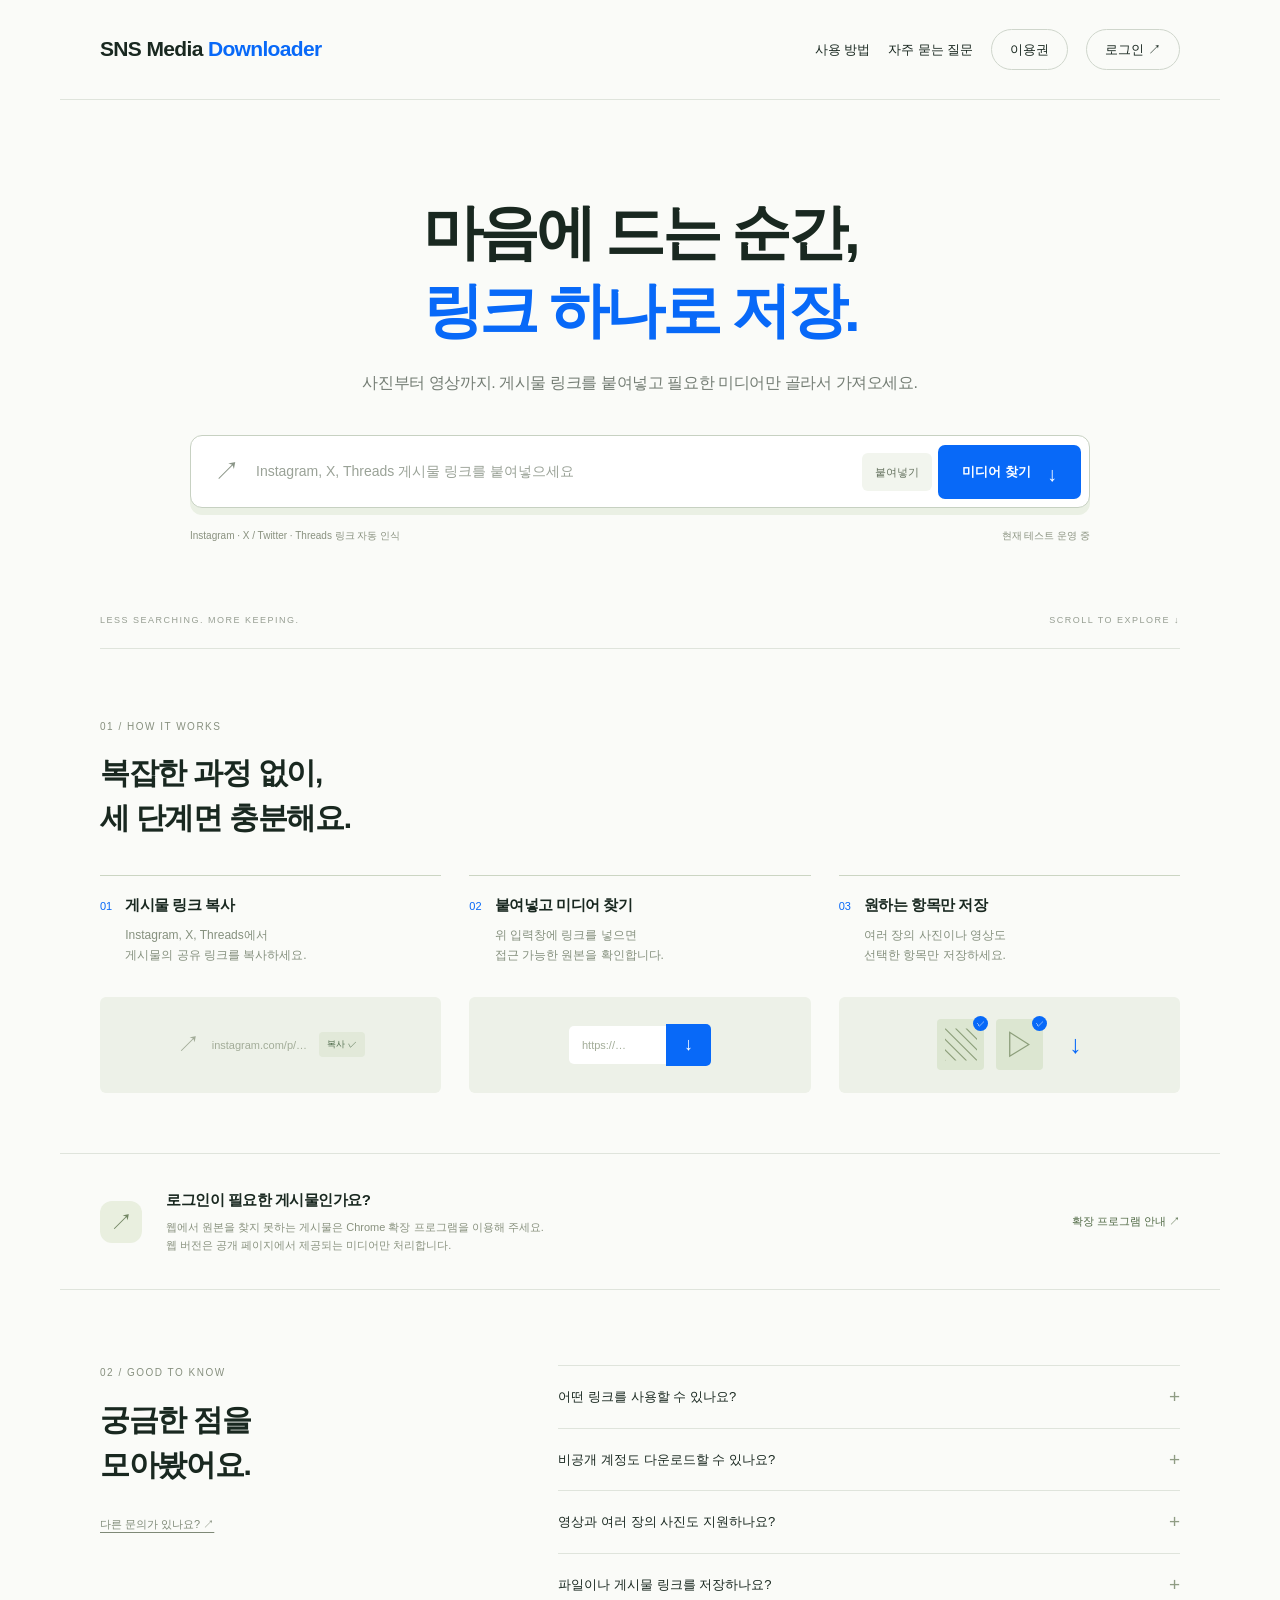
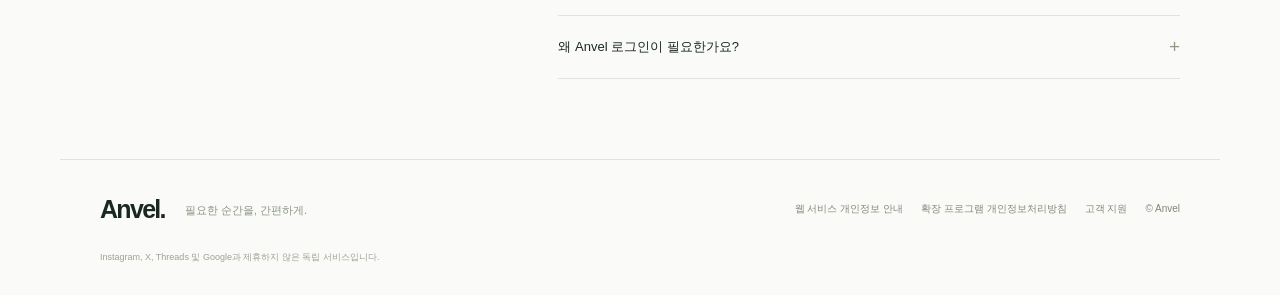
<file: index.html>
<!doctype html>
<html lang="ko">
<head>
  <meta charset="utf-8"><meta name="viewport" content="width=device-width, initial-scale=1">
  <meta name="description" content="Anvel SNS Media Downloader. 게시물 링크로 사진과 영상을 확인하고 원하는 미디어만 저장하세요.">
  <title>SNS Media Downloader</title>
  <link rel="stylesheet" href="download.css">
  <script src="account.js" defer></script><script src="download.js" defer></script>
</head>
<body>
  <a class="skip" href="#url">입력창으로 건너뛰기</a>
  <header class="header wrap">
    <a class="brand" href="./" aria-label="SNS Media Downloader 홈"><span>SNS Media <span class="brand-accent">Downloader</span></span></a>
    <nav aria-label="주 메뉴"><a href="#how">사용 방법</a><a href="#faq">자주 묻는 질문</a><button id="plans" class="account">이용권</button><button id="account" class="account">로그인 <span aria-hidden="true">↗</span></button></nav>
  </header>
  <main>
    <section class="hero wrap" aria-labelledby="title">
      <h1 id="title">마음에 드는 순간,<br><span>링크 하나로 저장.</span></h1>
      <p class="intro">사진부터 영상까지. 게시물 링크를 붙여넣고 필요한 미디어만 골라서 가져오세요.</p>
      <div class="tool">
        <form id="resolve-form" novalidate>
          <label for="url">게시물 URL</label>
          <div class="input-row"><span class="link-icon" aria-hidden="true">↗</span><input id="url" name="url" type="url" inputmode="url" autocomplete="off" spellcheck="false" placeholder="Instagram, X, Threads 게시물 링크를 붙여넣으세요" required maxlength="2048"><button id="paste" type="button" title="클립보드에서 붙여넣기">붙여넣기</button><button id="resolve" class="primary" type="submit">미디어 찾기 <span aria-hidden="true">↓</span></button></div>
          <div class="under-input"><span id="detected-platform" role="status" aria-live="polite">Instagram · X / Twitter · Threads 링크 자동 인식</span><span>현재 테스트 운영 중</span></div>
        </form>
        <p id="message" class="message" role="status" aria-live="polite" hidden></p>
        <section id="results" aria-label="찾은 미디어" hidden><div class="result-heading"><h2>저장할 미디어를 선택하세요</h2><label><input id="select-all" type="checkbox" checked> 전체 선택</label></div><div id="gallery" class="gallery"></div><button id="download" class="primary">선택 항목 저장</button><p class="download-note">새 탭으로 열린 원본은 브라우저의 저장 기능으로 저장할 수 있습니다.</p></section>
      </div>
      <div class="hero-bottom"><span>LESS SEARCHING. MORE KEEPING.</span><span aria-hidden="true">SCROLL TO EXPLORE ↓</span></div>
    </section>
    <section id="how" class="how wrap" aria-labelledby="how-title"><div class="section-label">01 / HOW IT WORKS</div><div class="section-heading"><h2 id="how-title">복잡한 과정 없이,<br>세 단계면 충분해요.</h2></div><ol class="steps"><li><span class="step-no">01</span><div><h3>게시물 링크 복사</h3><p>Instagram, X, Threads에서<br>게시물의 공유 링크를 복사하세요.</p></div><div class="step-visual url-visual" aria-hidden="true"><span>↗</span> instagram.com/p/… <b>복사 ✓</b></div></li><li><span class="step-no">02</span><div><h3>붙여넣고 미디어 찾기</h3><p>위 입력창에 링크를 넣으면<br>접근 가능한 원본을 확인합니다.</p></div><div class="step-visual search-visual" aria-hidden="true"><span>https://…</span><b>↓</b></div></li><li><span class="step-no">03</span><div><h3>원하는 항목만 저장</h3><p>여러 장의 사진이나 영상도<br>선택한 항목만 저장하세요.</p></div><div class="step-visual save-visual" aria-hidden="true"><span>▧ <i>✓</i></span><span>▷ <i>✓</i></span><b>↓</b></div></li></ol></section>
    <section class="notice wrap"><span class="notice-mark" aria-hidden="true">↗</span><div><h2>로그인이 필요한 게시물인가요?</h2><p>웹에서 원본을 찾지 못하는 게시물은 Chrome 확장 프로그램을 이용해 주세요.<br>웹 버전은 공개 페이지에서 제공되는 미디어만 처리합니다.</p></div><a href="support.html">확장 프로그램 안내 ↗</a></section>
    <section id="faq" class="faq wrap"><div><div class="section-label">02 / GOOD TO KNOW</div><h2>궁금한 점을<br>모아봤어요.</h2><a href="mailto:taehuikim@caleup.ai">다른 문의가 있나요? ↗</a></div><div class="questions"><details><summary>어떤 링크를 사용할 수 있나요?</summary><p>Instagram 게시물·릴스, X 게시물, Threads 게시물 링크를 입력할 수 있습니다. 사이트의 공개 응답에 원본이 없거나 요청이 제한되면 추출에 실패할 수 있습니다.</p></details><details><summary>비공개 계정도 다운로드할 수 있나요?</summary><p>웹 버전은 비공개 게시물이나 로그인이 필요한 콘텐츠에 접근하지 않습니다. SNS 비밀번호와 로그인 쿠키를 요청하지 않습니다.</p></details><details><summary>영상과 여러 장의 사진도 지원하나요?</summary><p>공개 데이터에 직접 MP4 주소나 이미지 원본이 있으면 선택할 수 있습니다. HLS·DASH 영상 변환은 지원하지 않으며 모든 게시물의 추출을 보장하지 않습니다.</p></details><details><summary>파일이나 게시물 링크를 저장하나요?</summary><p>미디어 파일을 서버에 보관하지 않습니다. 입력한 URL은 처리 목적으로 Supabase 서버와 해당 SNS로 전송되며, 호스팅 서비스는 보안·운영 로그를 처리할 수 있습니다. 자세한 내용은 웹 서비스 개인정보 안내를 확인하세요.</p></details><details><summary>왜 Anvel 로그인이 필요한가요?</summary><p>웹사이트와 확장 프로그램의 공통 이용권을 확인하기 위한 로그인입니다. SNS 계정과는 별개입니다. 결제는 Paddle에서 진행하며, 결제 서버에서 확인된 이용권만 활성화됩니다.</p></details></div></section>
  </main>
  <footer class="footer wrap"><a class="brand" href="./">Anvel.</a><p>필요한 순간을, 간편하게.</p><div><a href="web-privacy.html">웹 서비스 개인정보 안내</a><a href="privacy.html">확장 프로그램 개인정보처리방침</a><a href="support.html">고객 지원</a><span>© Anvel</span></div><small>Instagram, X, Threads 및 Google과 제휴하지 않은 독립 서비스입니다.</small></footer>
  <dialog id="auth-dialog" aria-labelledby="account-title"><div id="account-panel"><button type="button" id="close-auth" class="close" aria-label="계정 창 닫기">×</button><p class="eyebrow">ANVEL ACCOUNT</p><h2 id="account-title">Google로 시작하세요</h2><p id="account-email" class="auth-info">웹과 확장에서 같은 Google 계정을 사용하세요.</p><button class="google-login" id="google-login" type="button"><span aria-hidden="true">G</span> Google로 계속하기</button><section class="plan-panel"><h3>웹·확장 공통 이용권</h3><p id="license-status">로그인 후 이용권을 확인하세요.</p><button id="purchase" class="primary" type="button" disabled>Paddle로 이용권 구매</button><button id="refresh-license" class="text-action" type="button" hidden>이용권 새로고침</button><button id="manage-billing" class="text-action" type="button" hidden>결제·구독 관리 ↗</button></section><p id="auth-message" role="status" aria-live="polite" hidden></p><button id="sign-out" class="text-action" type="button" hidden>로그아웃</button><p class="auth-help">결제 금액과 갱신 조건은 Paddle 결제창에서 확인할 수 있습니다.<br><a href="web-privacy.html">계정·결제 개인정보 안내</a> · <a href="support.html">고객 지원</a></p></div></dialog>
</body></html>
</file>
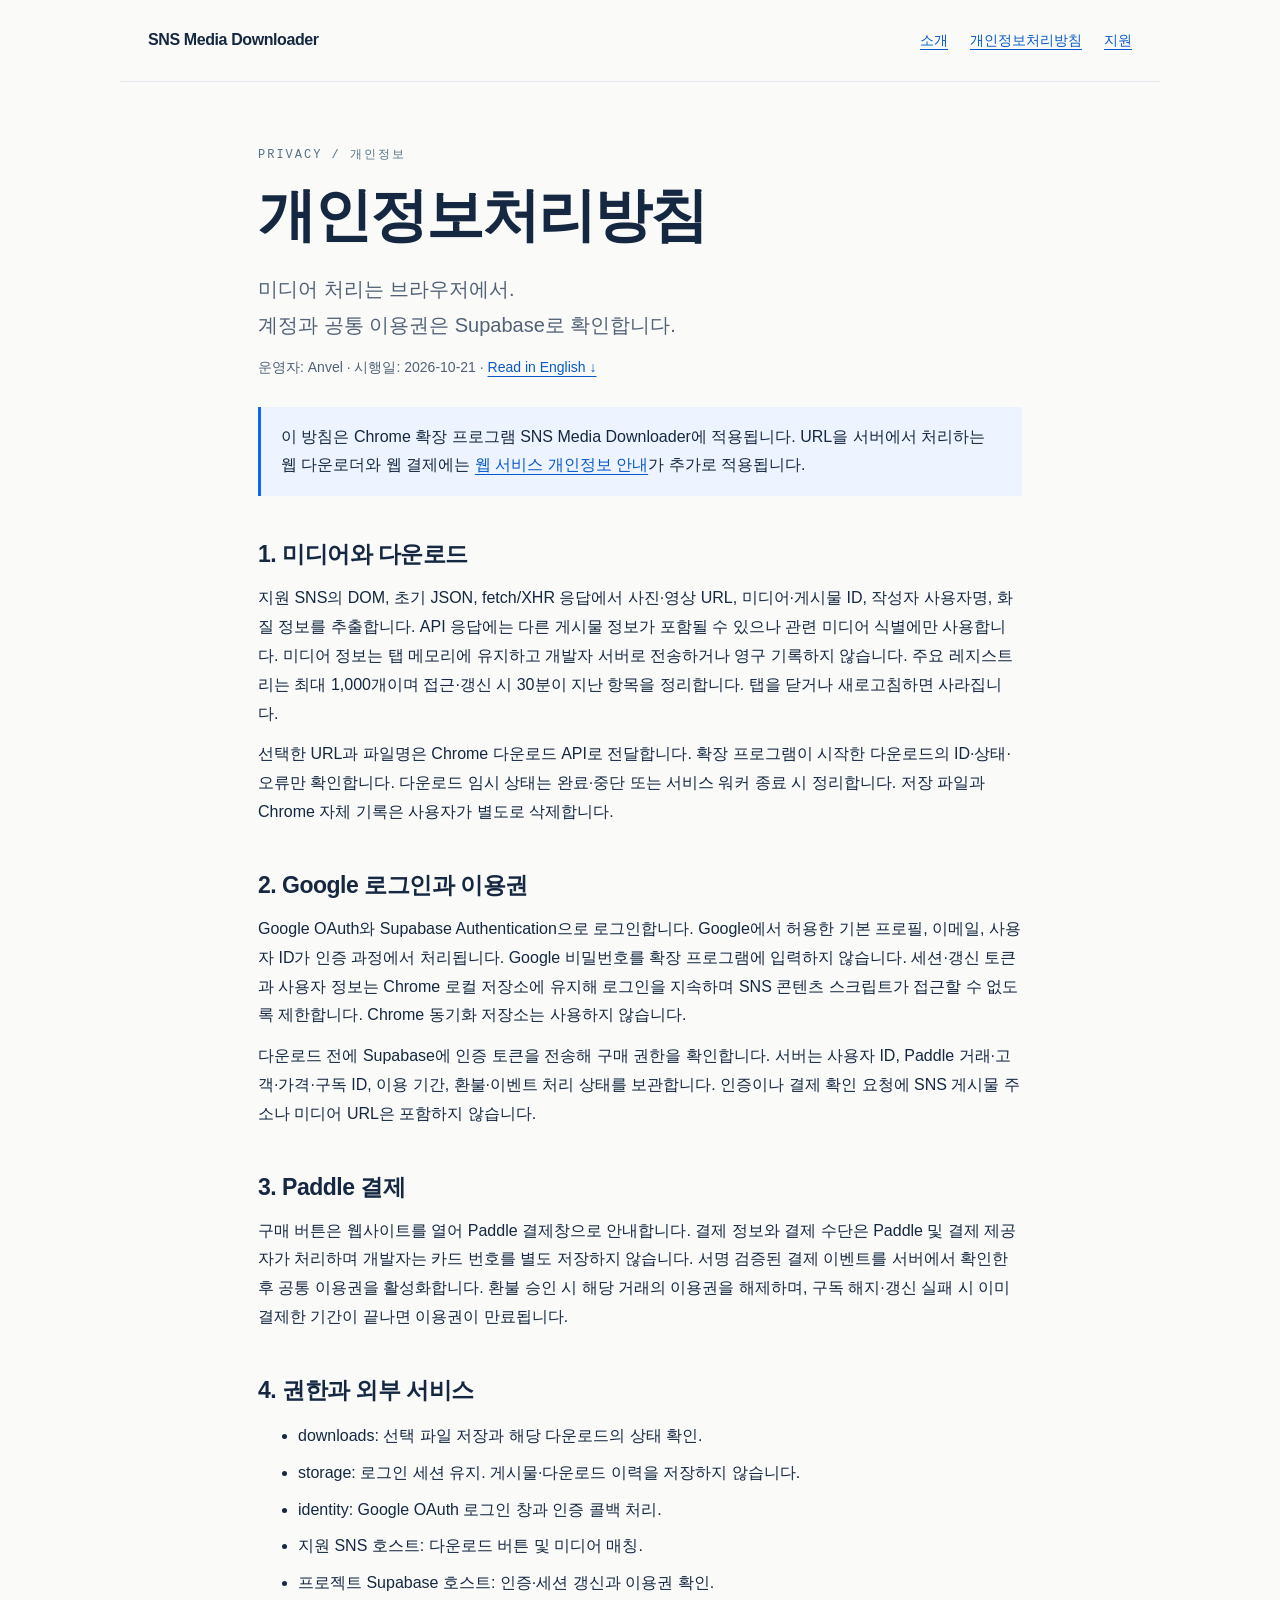
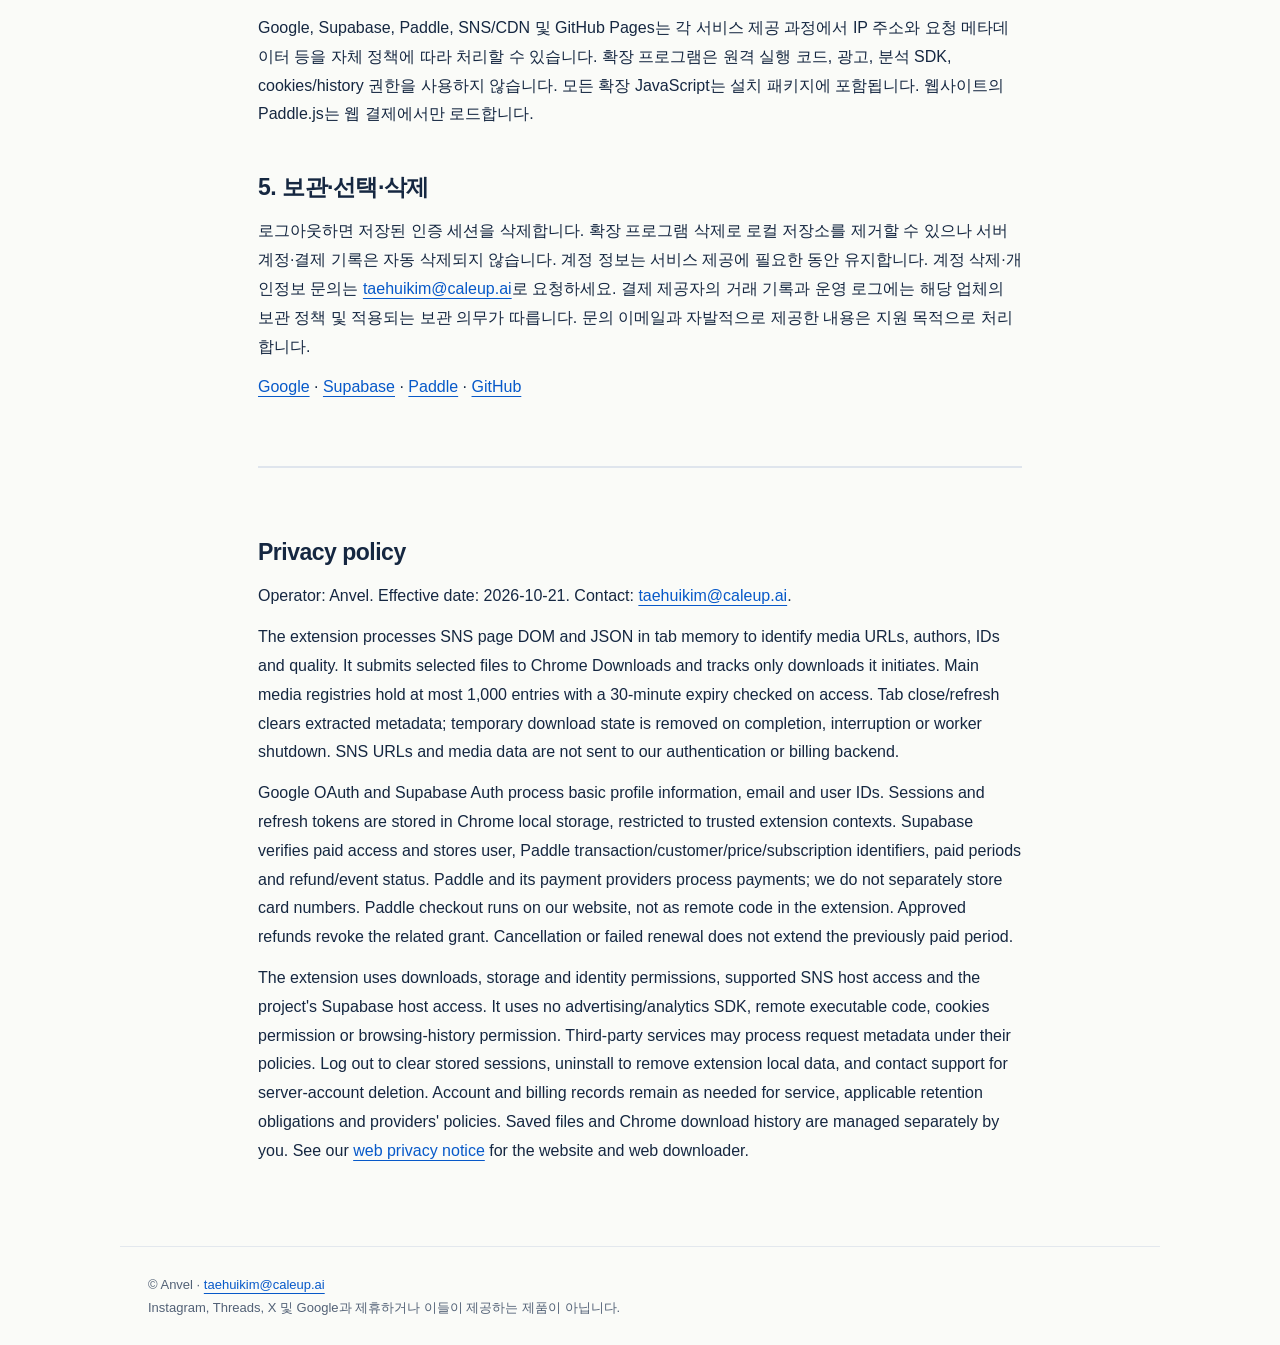
<file: privacy.html>
<!doctype html><html lang="ko"><head><meta charset="utf-8"><meta name="viewport" content="width=device-width,initial-scale=1"><meta name="description" content="SNS Media Downloader by Anvel. 사용 안내, 지원 및 개인정보처리방침."><title>개인정보처리방침 · SNS Media Downloader</title><link rel="stylesheet" href="style.css"></head><body><header><a class="brand" href="./">SNS Media Downloader</a><nav aria-label="주 메뉴"><a href="./">소개</a><a href="privacy.html">개인정보처리방침</a><a href="support.html">지원</a></nav></header><main><p class="eyebrow">Privacy / 개인정보</p><h1>개인정보처리방침</h1><p class="lead">미디어 처리는 브라우저에서.<br>계정과 공통 이용권은 Supabase로 확인합니다.</p><p class="meta">운영자: Anvel · 시행일: 2026-10-21 · <a href="#english" lang="en">Read in English ↓</a></p>
<div class="note">이 방침은 Chrome 확장 프로그램 SNS Media Downloader에 적용됩니다. URL을 서버에서 처리하는 웹 다운로더와 웹 결제에는 <a href="web-privacy.html">웹 서비스 개인정보 안내</a>가 추가로 적용됩니다.</div>
<h2>1. 미디어와 다운로드</h2><p>지원 SNS의 DOM, 초기 JSON, fetch/XHR 응답에서 사진·영상 URL, 미디어·게시물 ID, 작성자 사용자명, 화질 정보를 추출합니다. API 응답에는 다른 게시물 정보가 포함될 수 있으나 관련 미디어 식별에만 사용합니다. 미디어 정보는 탭 메모리에 유지하고 개발자 서버로 전송하거나 영구 기록하지 않습니다. 주요 레지스트리는 최대 1,000개이며 접근·갱신 시 30분이 지난 항목을 정리합니다. 탭을 닫거나 새로고침하면 사라집니다.</p><p>선택한 URL과 파일명은 Chrome 다운로드 API로 전달합니다. 확장 프로그램이 시작한 다운로드의 ID·상태·오류만 확인합니다. 다운로드 임시 상태는 완료·중단 또는 서비스 워커 종료 시 정리합니다. 저장 파일과 Chrome 자체 기록은 사용자가 별도로 삭제합니다.</p>
<h2>2. Google 로그인과 이용권</h2><p>Google OAuth와 Supabase Authentication으로 로그인합니다. Google에서 허용한 기본 프로필, 이메일, 사용자 ID가 인증 과정에서 처리됩니다. Google 비밀번호를 확장 프로그램에 입력하지 않습니다. 세션·갱신 토큰과 사용자 정보는 Chrome 로컬 저장소에 유지해 로그인을 지속하며 SNS 콘텐츠 스크립트가 접근할 수 없도록 제한합니다. Chrome 동기화 저장소는 사용하지 않습니다.</p><p>다운로드 전에 Supabase에 인증 토큰을 전송해 구매 권한을 확인합니다. 서버는 사용자 ID, Paddle 거래·고객·가격·구독 ID, 이용 기간, 환불·이벤트 처리 상태를 보관합니다. 인증이나 결제 확인 요청에 SNS 게시물 주소나 미디어 URL은 포함하지 않습니다.</p>
<h2>3. Paddle 결제</h2><p>구매 버튼은 웹사이트를 열어 Paddle 결제창으로 안내합니다. 결제 정보와 결제 수단은 Paddle 및 결제 제공자가 처리하며 개발자는 카드 번호를 별도 저장하지 않습니다. 서명 검증된 결제 이벤트를 서버에서 확인한 후 공통 이용권을 활성화합니다. 환불 승인 시 해당 거래의 이용권을 해제하며, 구독 해지·갱신 실패 시 이미 결제한 기간이 끝나면 이용권이 만료됩니다.</p>
<h2>4. 권한과 외부 서비스</h2><ul><li>downloads: 선택 파일 저장과 해당 다운로드의 상태 확인.</li><li>storage: 로그인 세션 유지. 게시물·다운로드 이력을 저장하지 않습니다.</li><li>identity: Google OAuth 로그인 창과 인증 콜백 처리.</li><li>지원 SNS 호스트: 다운로드 버튼 및 미디어 매칭.</li><li>프로젝트 Supabase 호스트: 인증·세션 갱신과 이용권 확인.</li></ul><p>Google, Supabase, Paddle, SNS/CDN 및 GitHub Pages는 각 서비스 제공 과정에서 IP 주소와 요청 메타데이터 등을 자체 정책에 따라 처리할 수 있습니다. 확장 프로그램은 원격 실행 코드, 광고, 분석 SDK, cookies/history 권한을 사용하지 않습니다. 모든 확장 JavaScript는 설치 패키지에 포함됩니다. 웹사이트의 Paddle.js는 웹 결제에서만 로드합니다.</p>
<h2>5. 보관·선택·삭제</h2><p>로그아웃하면 저장된 인증 세션을 삭제합니다. 확장 프로그램 삭제로 로컬 저장소를 제거할 수 있으나 서버 계정·결제 기록은 자동 삭제되지 않습니다. 계정 정보는 서비스 제공에 필요한 동안 유지합니다. 계정 삭제·개인정보 문의는 <a href="mailto:taehuikim@caleup.ai">taehuikim@caleup.ai</a>로 요청하세요. 결제 제공자의 거래 기록과 운영 로그에는 해당 업체의 보관 정책 및 적용되는 보관 의무가 따릅니다. 문의 이메일과 자발적으로 제공한 내용은 지원 목적으로 처리합니다.</p><p><a href="https://policies.google.com/privacy">Google</a> · <a href="https://supabase.com/privacy">Supabase</a> · <a href="https://www.paddle.com/legal/privacy">Paddle</a> · <a href="https://docs.github.com/en/site-policy/privacy-policies/github-general-privacy-statement">GitHub</a></p>
<section class="english" id="english" lang="en"><h2>Privacy policy</h2><p>Operator: Anvel. Effective date: 2026-10-21. Contact: <a href="mailto:taehuikim@caleup.ai">taehuikim@caleup.ai</a>.</p><p>The extension processes SNS page DOM and JSON in tab memory to identify media URLs, authors, IDs and quality. It submits selected files to Chrome Downloads and tracks only downloads it initiates. Main media registries hold at most 1,000 entries with a 30-minute expiry checked on access. Tab close/refresh clears extracted metadata; temporary download state is removed on completion, interruption or worker shutdown. SNS URLs and media data are not sent to our authentication or billing backend.</p><p>Google OAuth and Supabase Auth process basic profile information, email and user IDs. Sessions and refresh tokens are stored in Chrome local storage, restricted to trusted extension contexts. Supabase verifies paid access and stores user, Paddle transaction/customer/price/subscription identifiers, paid periods and refund/event status. Paddle and its payment providers process payments; we do not separately store card numbers. Paddle checkout runs on our website, not as remote code in the extension. Approved refunds revoke the related grant. Cancellation or failed renewal does not extend the previously paid period.</p><p>The extension uses downloads, storage and identity permissions, supported SNS host access and the project's Supabase host access. It uses no advertising/analytics SDK, remote executable code, cookies permission or browsing-history permission. Third-party services may process request metadata under their policies. Log out to clear stored sessions, uninstall to remove extension local data, and contact support for server-account deletion. Account and billing records remain as needed for service, applicable retention obligations and providers' policies. Saved files and Chrome download history are managed separately by you. See our <a href="web-privacy.html">web privacy notice</a> for the website and web downloader.</p></section></main><footer>© Anvel · <a href="mailto:taehuikim@caleup.ai">taehuikim@caleup.ai</a><br>Instagram, Threads, X 및 Google과 제휴하거나 이들이 제공하는 제품이 아닙니다.</footer></body></html>
</file>
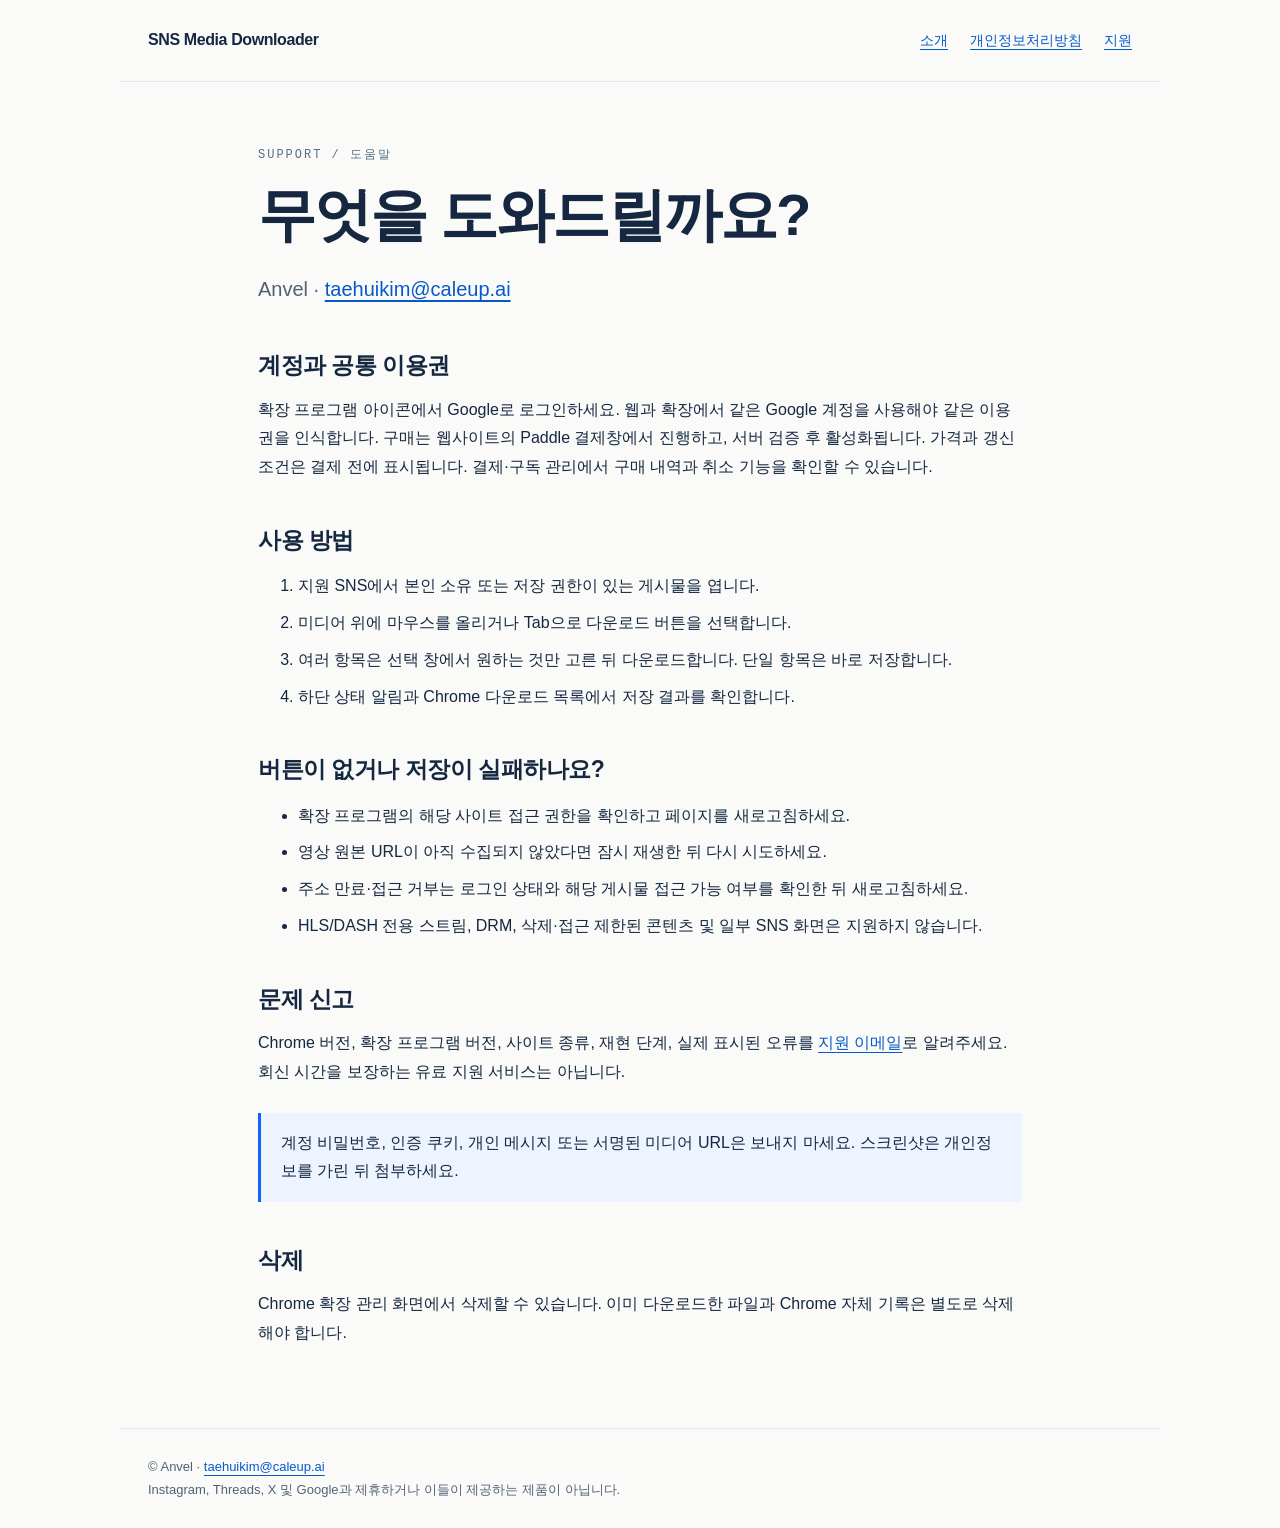
<file: support.html>
<!doctype html><html lang="ko"><head><meta charset="utf-8"><meta name="viewport" content="width=device-width,initial-scale=1"><meta name="description" content="SNS Media Downloader by Anvel. 사용 안내, 지원 및 개인정보처리방침."><title>지원 · SNS Media Downloader</title><link rel="stylesheet" href="style.css"></head><body><header><a class="brand" href="./">SNS Media Downloader</a><nav aria-label="주 메뉴"><a href="./">소개</a><a href="privacy.html">개인정보처리방침</a><a href="support.html">지원</a></nav></header><main><p class="eyebrow">Support / 도움말</p><h1>무엇을 도와드릴까요?</h1><p class="lead">Anvel · <a href="mailto:taehuikim@caleup.ai">taehuikim@caleup.ai</a></p><h2>계정과 공통 이용권</h2><p>확장 프로그램 아이콘에서 Google로 로그인하세요. 웹과 확장에서 같은 Google 계정을 사용해야 같은 이용권을 인식합니다. 구매는 웹사이트의 Paddle 결제창에서 진행하고, 서버 검증 후 활성화됩니다. 가격과 갱신 조건은 결제 전에 표시됩니다. 결제·구독 관리에서 구매 내역과 취소 기능을 확인할 수 있습니다.</p><h2>사용 방법</h2><ol><li>지원 SNS에서 본인 소유 또는 저장 권한이 있는 게시물을 엽니다.</li><li>미디어 위에 마우스를 올리거나 Tab으로 다운로드 버튼을 선택합니다.</li><li>여러 항목은 선택 창에서 원하는 것만 고른 뒤 다운로드합니다. 단일 항목은 바로 저장합니다.</li><li>하단 상태 알림과 Chrome 다운로드 목록에서 저장 결과를 확인합니다.</li></ol><h2>버튼이 없거나 저장이 실패하나요?</h2><ul><li>확장 프로그램의 해당 사이트 접근 권한을 확인하고 페이지를 새로고침하세요.</li><li>영상 원본 URL이 아직 수집되지 않았다면 잠시 재생한 뒤 다시 시도하세요.</li><li>주소 만료·접근 거부는 로그인 상태와 해당 게시물 접근 가능 여부를 확인한 뒤 새로고침하세요.</li><li>HLS/DASH 전용 스트림, DRM, 삭제·접근 제한된 콘텐츠 및 일부 SNS 화면은 지원하지 않습니다.</li></ul><h2>문제 신고</h2><p>Chrome 버전, 확장 프로그램 버전, 사이트 종류, 재현 단계, 실제 표시된 오류를 <a href="mailto:taehuikim@caleup.ai">지원 이메일</a>로 알려주세요. 회신 시간을 보장하는 유료 지원 서비스는 아닙니다.</p><div class="note">계정 비밀번호, 인증 쿠키, 개인 메시지 또는 서명된 미디어 URL은 보내지 마세요. 스크린샷은 개인정보를 가린 뒤 첨부하세요.</div><h2>삭제</h2><p>Chrome 확장 관리 화면에서 삭제할 수 있습니다. 이미 다운로드한 파일과 Chrome 자체 기록은 별도로 삭제해야 합니다.</p></main><footer>© Anvel · <a href="mailto:taehuikim@caleup.ai">taehuikim@caleup.ai</a><br>Instagram, Threads, X 및 Google과 제휴하거나 이들이 제공하는 제품이 아닙니다.</footer></body></html>
</file>
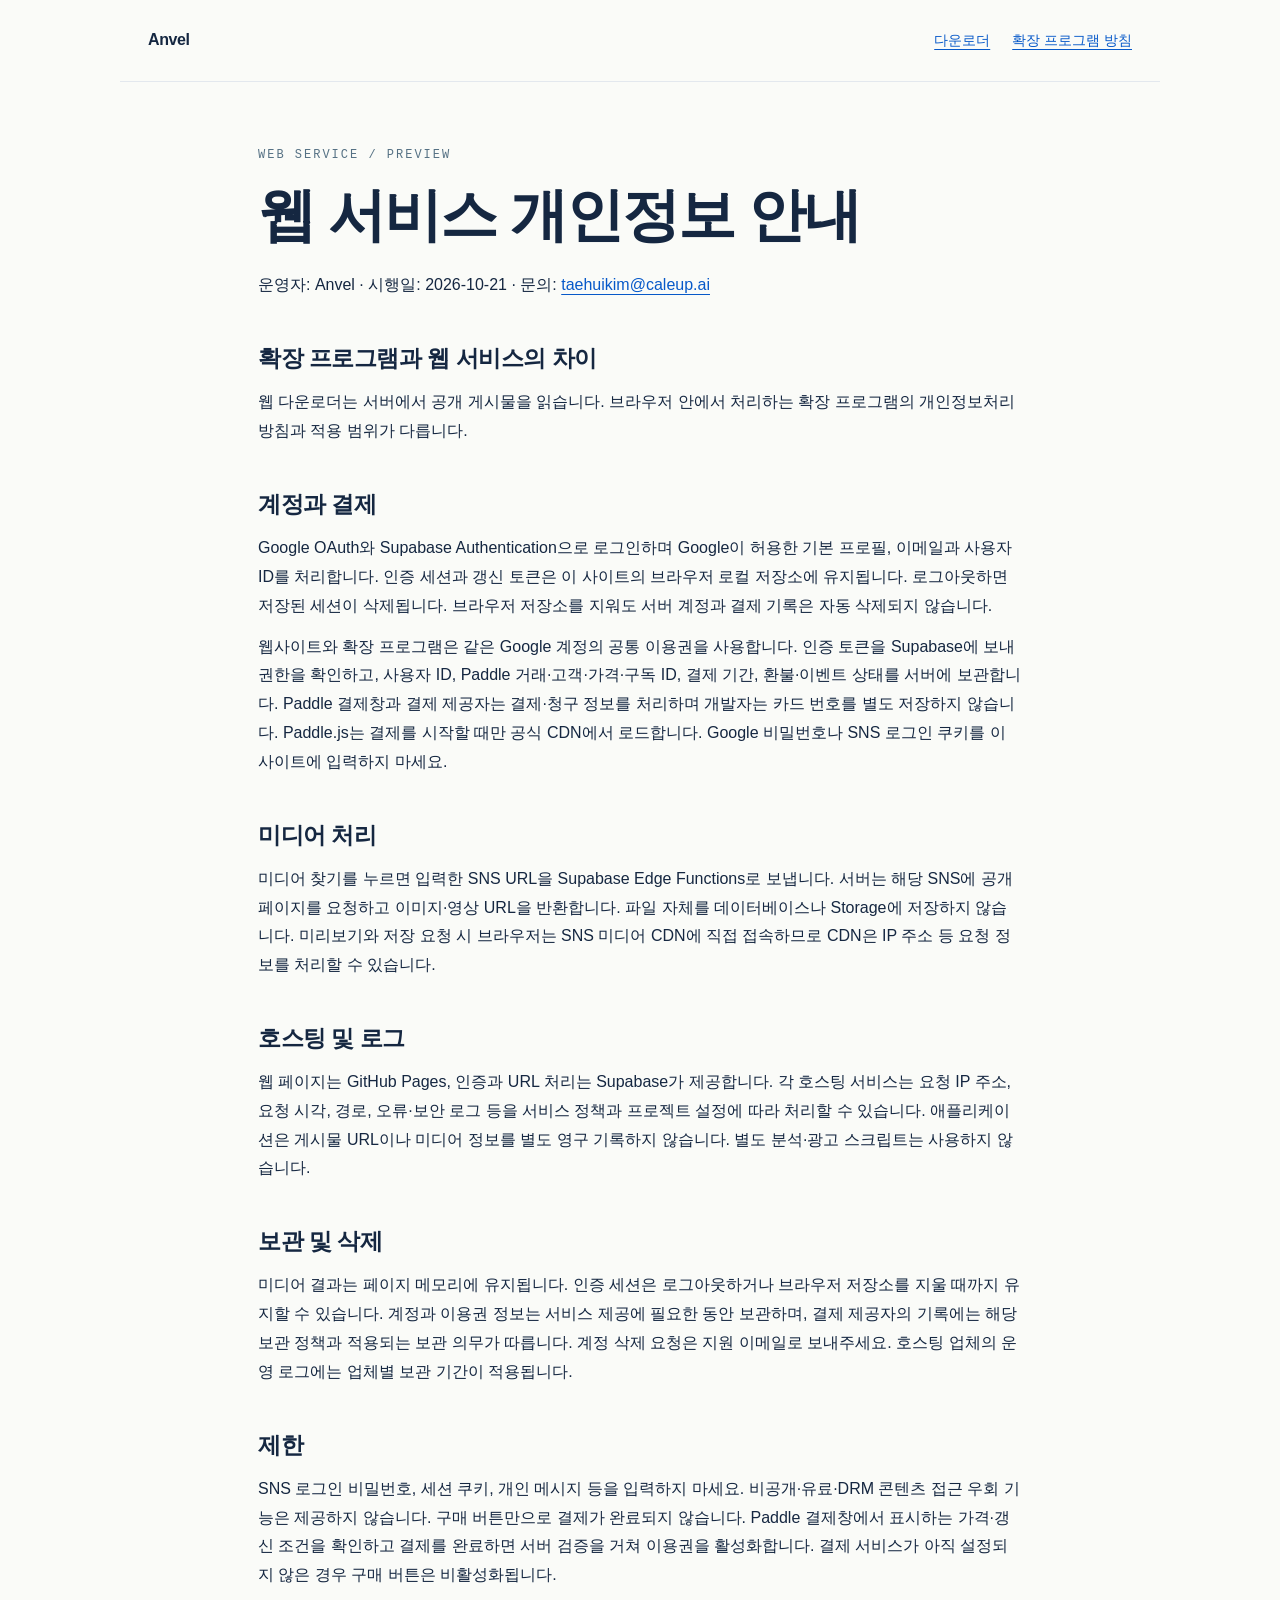
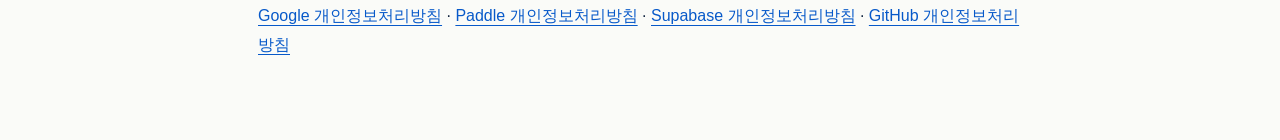
<file: web-privacy.html>
<!doctype html><html lang="ko"><head><meta charset="utf-8"><meta name="viewport" content="width=device-width,initial-scale=1"><title>웹 서비스 개인정보 안내 · Anvel</title><link rel="stylesheet" href="style.css"></head><body><header><a class="brand" href="./">Anvel</a><nav><a href="./">다운로더</a><a href="privacy.html">확장 프로그램 방침</a></nav></header><main><p class="eyebrow">WEB SERVICE / PREVIEW</p><h1>웹 서비스 개인정보 안내</h1><p>운영자: Anvel · 시행일: 2026-10-21 · 문의: <a href="mailto:taehuikim@caleup.ai">taehuikim@caleup.ai</a></p><h2>확장 프로그램과 웹 서비스의 차이</h2><p>웹 다운로더는 서버에서 공개 게시물을 읽습니다. 브라우저 안에서 처리하는 확장 프로그램의 개인정보처리방침과 적용 범위가 다릅니다.</p><h2>계정과 결제</h2><p>Google OAuth와 Supabase Authentication으로 로그인하며 Google이 허용한 기본 프로필, 이메일과 사용자 ID를 처리합니다. 인증 세션과 갱신 토큰은 이 사이트의 브라우저 로컬 저장소에 유지됩니다. 로그아웃하면 저장된 세션이 삭제됩니다. 브라우저 저장소를 지워도 서버 계정과 결제 기록은 자동 삭제되지 않습니다.</p><p>웹사이트와 확장 프로그램은 같은 Google 계정의 공통 이용권을 사용합니다. 인증 토큰을 Supabase에 보내 권한을 확인하고, 사용자 ID, Paddle 거래·고객·가격·구독 ID, 결제 기간, 환불·이벤트 상태를 서버에 보관합니다. Paddle 결제창과 결제 제공자는 결제·청구 정보를 처리하며 개발자는 카드 번호를 별도 저장하지 않습니다. Paddle.js는 결제를 시작할 때만 공식 CDN에서 로드합니다. Google 비밀번호나 SNS 로그인 쿠키를 이 사이트에 입력하지 마세요.</p><h2>미디어 처리</h2><p>미디어 찾기를 누르면 입력한 SNS URL을 Supabase Edge Functions로 보냅니다. 서버는 해당 SNS에 공개 페이지를 요청하고 이미지·영상 URL을 반환합니다. 파일 자체를 데이터베이스나 Storage에 저장하지 않습니다. 미리보기와 저장 요청 시 브라우저는 SNS 미디어 CDN에 직접 접속하므로 CDN은 IP 주소 등 요청 정보를 처리할 수 있습니다.</p><h2>호스팅 및 로그</h2><p>웹 페이지는 GitHub Pages, 인증과 URL 처리는 Supabase가 제공합니다. 각 호스팅 서비스는 요청 IP 주소, 요청 시각, 경로, 오류·보안 로그 등을 서비스 정책과 프로젝트 설정에 따라 처리할 수 있습니다. 애플리케이션은 게시물 URL이나 미디어 정보를 별도 영구 기록하지 않습니다. 별도 분석·광고 스크립트는 사용하지 않습니다.</p><h2>보관 및 삭제</h2><p>미디어 결과는 페이지 메모리에 유지됩니다. 인증 세션은 로그아웃하거나 브라우저 저장소를 지울 때까지 유지할 수 있습니다. 계정과 이용권 정보는 서비스 제공에 필요한 동안 보관하며, 결제 제공자의 기록에는 해당 보관 정책과 적용되는 보관 의무가 따릅니다. 계정 삭제 요청은 지원 이메일로 보내주세요. 호스팅 업체의 운영 로그에는 업체별 보관 기간이 적용됩니다.</p><h2>제한</h2><p>SNS 로그인 비밀번호, 세션 쿠키, 개인 메시지 등을 입력하지 마세요. 비공개·유료·DRM 콘텐츠 접근 우회 기능은 제공하지 않습니다. 구매 버튼만으로 결제가 완료되지 않습니다. Paddle 결제창에서 표시하는 가격·갱신 조건을 확인하고 결제를 완료하면 서버 검증을 거쳐 이용권을 활성화합니다. 결제 서비스가 아직 설정되지 않은 경우 구매 버튼은 비활성화됩니다.</p><p><a href="https://policies.google.com/privacy">Google 개인정보처리방침</a> · <a href="https://www.paddle.com/legal/privacy">Paddle 개인정보처리방침</a> · <a href="https://supabase.com/privacy">Supabase 개인정보처리방침</a> · <a href="https://docs.github.com/en/site-policy/privacy-policies/github-general-privacy-statement">GitHub 개인정보처리방침</a></p></main></body></html>
</file>
<file: download.css>
:root{--paper:#fafbf8;--ink:#192820;--muted:#778078;--blue:#0869f8;--line:#dfe4dc;--serif:Georgia,'Noto Sans KR',serif}*{box-sizing:border-box}html{scroll-behavior:smooth;scroll-padding-top:30px}body{margin:0;background:var(--paper);color:var(--ink);font:14px/1.65 'Avenir Next','Apple SD Gothic Neo','Malgun Gothic',sans-serif}a{color:inherit;text-decoration:none}button,input{font:inherit}button{cursor:pointer}button:disabled{cursor:wait;opacity:.6}button,a,input,summary{outline-offset:5px}button:focus-visible,a:focus-visible,input:focus-visible,summary:focus-visible{outline:2px solid var(--blue)}.wrap{max-width:1160px;margin:0 auto;padding-left:40px;padding-right:40px}.header{height:100px;display:flex;align-items:center;justify-content:space-between;border-bottom:1px solid var(--line)}.brand{display:flex;align-items:center;gap:10px;font:700 21px/1.25 'Avenir Next','Apple SD Gothic Neo',sans-serif;letter-spacing:-.65px;white-space:nowrap}.brand-accent{color:var(--blue)}nav{display:flex;align-items:center;gap:32px;font-size:13px;font-weight:500}.account{background:none;border:1px solid #cfd6cc;padding:9px 18px;border-radius:30px;color:var(--ink)}.account span{margin-left:18px}.hero{padding-top:70px;text-align:center}.eyebrow{font-size:11px;font-weight:700;letter-spacing:2px;display:flex;align-items:center;justify-content:center;gap:9px}.status-dot{width:6px;height:6px;background:var(--blue);border-radius:50%}.beta{font-size:9px;letter-spacing:1px;background:#e5edff;color:#2262b8;padding:3px 7px;border-radius:3px;margin-left:5px}h1{font-size:clamp(38px,5vw,60px);font-weight:700;line-height:1.3;letter-spacing:-3.6px;margin:24px 0 20px}h1>span{color:var(--blue)}.intro{color:#747d74;font-size:16px;letter-spacing:-.4px}.tool{margin:39px auto 0;max-width:900px;text-align:left}.platforms{display:flex;gap:7px;justify-content:center;margin-bottom:22px}.platform{border:1px solid var(--line);background:transparent;border-radius:30px;padding:9px 18px;color:#6d776e;font-size:12px;transition:background .15s}.platform span{font-size:17px;margin-right:6px;vertical-align:middle}.platform.active{background:var(--ink);color:white;border-color:var(--ink)}#resolve-form>label{position:absolute;width:1px;height:1px;overflow:hidden;clip:rect(0,0,0,0)}.input-row{display:flex;align-items:center;background:white;border:1px solid #c7d1c2;border-radius:12px;padding:8px;box-shadow:0 7px 0 #eaf0e4;gap:6px}.link-icon{color:#8a9587;font-size:26px;margin:0 10px 0 15px}#url{flex:1;min-width:0;background:none;border:0;padding:16px 0;color:var(--ink);font-size:14px}#url::placeholder{color:#9aa297}#paste{background:#f2f5ee;color:#667360;border:none;padding:10px 13px;border-radius:6px;font-size:11px;white-space:nowrap}.primary{border:0;background:var(--blue);color:white;border-radius:7px;padding:16px 24px;font-weight:600;font-size:13px;white-space:nowrap}.primary:hover{background:#0059d8}.primary span{margin-left:16px;font-size:20px;line-height:1}.under-input{display:flex;justify-content:space-between;margin-top:20px;color:#89917f;font-size:10px}.permission{margin-top:22px;color:#939a8e;font-size:11px}.hero-bottom{border-bottom:1px solid var(--line);padding:68px 0 20px;display:flex;justify-content:space-between;color:#969e92;font-size:9px;letter-spacing:1.5px}.how{padding-top:70px}.section-label{font-size:10px;letter-spacing:1.5px;color:#87907f}.section-heading{display:flex;justify-content:space-between;align-items:flex-end;margin:15px 0 35px}h2{font-size:30px;letter-spacing:-1.3px;line-height:1.5;font-weight:600;margin:0}.section-heading>p{font-size:12px;color:#858e7f;margin:0 0 6px}.steps{list-style:none;padding:0;margin:0;display:grid;grid-template-columns:repeat(3,1fr);gap:28px}.steps li{border-top:1px solid #cbd5c3;padding-top:17px;display:flex;gap:13px;flex-wrap:wrap;align-content:start}.step-no{color:var(--blue);font-size:11px;margin-top:4px}.steps h3{margin:0;font-size:15px;letter-spacing:-.5px}.steps p{font-size:12px;color:#85907e;margin:8px 0 18px}.step-visual{width:100%;height:96px;background:#edf1e8;border-radius:6px;display:flex;align-items:center;justify-content:center;gap:12px;color:#a2ac98;font-size:11px}.url-visual>b{color:#506c4d;background:#e2e9d9;font-weight:500;font-size:9px;padding:5px 8px;border-radius:4px}.url-visual>span{font-size:23px}.search-visual{gap:0}.search-visual>span{padding:10px 40px 10px 13px;background:#fff;border-radius:5px 0 0 5px}.search-visual>b{background:var(--blue);color:white;padding:6px 18px;font-size:18px;border-radius:0 5px 5px 0}.save-visual>span{position:relative;background:#dce6d1;color:#8c9e7a;width:47px;height:51px;text-align:center;font-size:32px;border-radius:4px}.save-visual i{position:absolute;right:-4px;top:-3px;background:var(--blue);color:white;font-size:8px;border-radius:50%;width:15px;height:15px;font-style:normal;line-height:15px}.save-visual>b{color:var(--blue);font-size:25px;margin-left:14px}.notice{padding-top:35px;padding-bottom:35px;margin-top:60px;display:flex;align-items:center;gap:24px;border-top:1px solid var(--line);border-bottom:1px solid var(--line)}.notice-mark{width:42px;height:42px;border-radius:12px;background:#e9efdf;text-align:center;line-height:42px;font-size:23px;color:#728663;flex-shrink:0}.notice h2{font-size:15px;letter-spacing:-.5px}.notice p{font-size:11px;color:#89927f;margin:7px 0 0}.notice>a{margin-left:auto;font-size:11px;white-space:nowrap;color:#4e6843}.faq{display:grid;grid-template-columns:1fr 1.6fr;gap:70px;padding-top:75px;padding-bottom:80px}.faq h2{margin:15px 0 25px}.faq>div>a{font-size:11px;text-decoration:underline;text-underline-offset:4px;color:#7e8977}.questions details{border-bottom:1px solid var(--line);padding:20px 0}.questions details:first-child{border-top:1px solid var(--line)}summary{cursor:pointer;list-style:none;font-weight:500;font-size:13px;padding-right:30px;position:relative}summary::-webkit-details-marker{display:none}summary::after{content:'+';position:absolute;right:0;color:#8f9c84;font-size:19px;font-weight:400;top:-5px}details[open] summary::after{content:'−'}.questions p{color:#7c8774;font-size:12px;margin:13px 0 0;line-height:1.9}.footer{border-top:1px solid var(--line);padding-top:30px;padding-bottom:30px;display:flex;flex-wrap:wrap;align-items:center;gap:20px}.footer .brand{font-size:25px;letter-spacing:-1.7px}.footer p{font-size:11px;color:#8a9382}.footer>div{margin-left:auto;display:flex;gap:18px;font-size:10px;color:#7e8975;flex-wrap:wrap}.footer small{width:100%;font-size:9px;color:#9aa390}.message{font-size:13px;padding:14px 17px;background:#eef3e8;border-radius:7px;margin:22px 0 0;white-space:pre-line}.message.error{background:#fff0e9;color:#8a4529}.result-heading{display:flex;align-items:center;justify-content:space-between;margin-top:28px}.result-heading h2{font-size:18px}.result-heading label{font-size:12px}.gallery{display:grid;grid-template-columns:repeat(3,1fr);gap:15px;margin:20px 0}.media-card{position:relative;border:1px solid var(--line);border-radius:8px;padding:10px;background:white}.media-card img,.media-card video{width:100%;height:180px;object-fit:contain;background:#edf1e8;border-radius:4px}.media-card label{display:flex;align-items:center;gap:8px;margin-top:9px;font-size:12px}.media-card a{display:block;color:var(--blue);font-size:11px;margin-top:6px}.download-note{font-size:11px;color:#7e8975}dialog{width:400px;max-width:calc(100% - 32px);border:1px solid var(--line);border-radius:14px;padding:32px;background:var(--paper);color:var(--ink)}dialog::backdrop{background:#19282070;backdrop-filter:blur(5px)}dialog .eyebrow{justify-content:flex-start;font-size:10px}dialog h2{font-size:25px;margin-top:20px}dialog label{display:block;font-size:12px;margin:17px 0 6px}dialog input{width:100%;padding:11px;border:1px solid #cbd4c5;border-radius:6px;background:white}dialog .primary{width:100%;margin-top:23px}.auth-info,.auth-help{font-size:11px;color:#7e8975}.auth-help{margin-top:17px;text-align:center}.auth-help a{text-decoration:underline}.close{position:absolute;right:17px;top:12px;background:none;border:0;font-size:25px;color:#8a9382}#auth-message{font-size:12px;color:#a04828}.skip{position:absolute;top:-100px;left:20px;padding:10px;background:white;z-index:2}.skip:focus{top:10px}[hidden]{display:none!important}input[type=checkbox]{accent-color:var(--blue)}
@media(max-width:700px){.wrap{padding-left:22px;padding-right:22px}.header{height:78px}nav{gap:15px;font-size:11px}nav>a:nth-child(2){display:none}.header .brand{font-size:18px;letter-spacing:-.6px}.header nav>a{display:none}.account{padding:6px 12px}.account span{margin-left:6px}.hero{padding-top:45px}h1{font-size:37px;letter-spacing:-2px}.intro{font-size:13px}.platform{padding:7px 13px;font-size:11px}.platforms{gap:5px}.tool{margin-top:28px}.input-row{flex-wrap:wrap;padding:9px}.link-icon{margin-left:6px;margin-right:4px}#url{font-size:12px;padding:10px 0;flex-basis:calc(100% - 45px);width:calc(100% - 45px)}#paste{flex:1;padding:12px}.input-row .primary{flex:2;padding:12px}.under-input{font-size:9px;gap:10px}.under-input span:last-child{display:none}.permission{font-size:9px}.hero-bottom{padding-top:40px;font-size:8px}.hero-bottom span:last-child{display:none}.how{padding-top:40px}h2{font-size:25px}.section-heading>p{display:none}.steps{grid-template-columns:1fr;gap:25px}.steps li{display:grid;grid-template-columns:25px 1fr 130px;gap:8px}.steps p{font-size:10px;margin-bottom:0}.steps h3{font-size:13px}.step-visual{height:88px;font-size:9px;gap:5px;align-self:center}.url-visual>b{display:none}.search-visual>span{padding:6px 8px}.search-visual>b{padding:3px 8px}.save-visual>span{width:32px;height:40px;font-size:25px}.save-visual>b{margin-left:5px;font-size:18px}.notice{margin-top:40px;gap:14px;flex-wrap:wrap}.notice-mark{width:32px;height:32px;font-size:19px;line-height:32px}.notice>div{flex:1}.notice h2{font-size:13px}.notice p{font-size:10px}.notice p br{display:none}.notice>a{margin-left:46px}.faq{grid-template-columns:1fr;gap:25px;padding-top:40px;padding-bottom:40px}.faq h2{font-size:25px;margin:12px 0}.faq h2 br{display:none}.footer{gap:12px}.footer>div{margin-left:0;width:100%;gap:10px;font-size:9px}.gallery{grid-template-columns:repeat(2,1fr)}.media-card img,.media-card video{height:140px}.result-heading h2{font-size:15px}.desktop{display:none}}
@media(prefers-reduced-motion:reduce){html{scroll-behavior:auto}*{transition:none!important}}

/* Keep the action label and arrow centered independently of font baselines. */
#resolve{display:inline-flex;align-items:center;justify-content:center;gap:16px}
#resolve span{display:inline-flex;align-items:center;justify-content:center;margin-left:0;line-height:1;transform:translateY(2px)}

.google-login{width:100%;display:flex;align-items:center;justify-content:center;gap:12px;padding:12px;background:white;border:1px solid #cbd4c5;border-radius:7px;color:var(--ink);margin:22px 0;cursor:pointer}.google-login>span{font:bold 20px Georgia,serif;color:var(--blue)}.plan-panel{padding:18px 0;border-top:1px solid var(--line);border-bottom:1px solid var(--line);margin:20px 0}.plan-panel h3{margin:0;font-size:16px}.plan-panel p{font-size:12px;color:#7e8975}.text-action{background:none;border:0;padding:8px 0;color:var(--blue);display:block;font-size:12px;cursor:pointer}.header nav{gap:18px}#account-email{overflow-wrap:anywhere}@media(max-width:420px){.header{flex-wrap:wrap;height:auto;padding-top:20px;padding-bottom:18px;gap:15px}.header nav{margin-left:auto;gap:8px}}
</file>
<file: style.css>
:root{color-scheme:light;--ink:#152741;--blue:#0869f8;--paper:#fafbf8;--muted:#526176}*{box-sizing:border-box}body{margin:0;background:var(--paper);color:var(--ink);font:16px/1.8 -apple-system,BlinkMacSystemFont,"Apple SD Gothic Neo","Noto Sans KR",sans-serif}a{color:#0759c9;text-underline-offset:4px}a:focus-visible,button:focus-visible{outline:3px solid #0869f8;outline-offset:5px}header{max-width:1040px;margin:auto;padding:26px 28px;display:flex;align-items:center;justify-content:space-between;border-bottom:1px solid #e3e8ee;gap:20px}.brand{display:flex;align-items:center;gap:12px;color:var(--ink);text-decoration:none;font-weight:750;letter-spacing:-.4px}.brand img{width:40px;height:40px}nav{display:flex;gap:22px;font-size:14px}main{max-width:820px;margin:64px auto 80px;padding:0 28px}.eyebrow{font:12px/1.5 Menlo,monospace;letter-spacing:2px;color:#557184;text-transform:uppercase}h1{font-size:clamp(34px,6vw,58px);line-height:1.2;letter-spacing:-2px;margin:16px 0 22px}h2{font-size:23px;letter-spacing:-.5px;line-height:1.4;margin:42px 0 14px}h3{font-size:17px;margin:28px 0 8px}p{margin:12px 0}.lead{font-size:20px;color:var(--muted)}.note{border-left:3px solid var(--blue);padding:16px 20px;background:#edf4ff;margin:26px 0}.meta{font-size:14px;color:var(--muted)}li{margin:8px 0}table{width:100%;border-collapse:collapse;margin:20px 0;font-size:14px}td,th{text-align:left;vertical-align:top;padding:14px 12px;border-bottom:1px solid #dfe5ed}th{background:#edf2f7}.cta{display:inline-block;border-radius:12px;padding:12px 22px;background:var(--blue);color:white;text-decoration:none;margin-top:18px}.feature{padding:20px 0;border-top:1px solid #dfe5ed}.feature strong{display:block;font-size:20px}.feature p{color:var(--muted)}footer{max-width:1040px;margin:auto;padding:26px 28px;border-top:1px solid #e3e8ee;font-size:13px;color:var(--muted)}.english{margin-top:64px;padding-top:26px;border-top:2px solid #dfe5ed}code{background:#edf1f5;border-radius:4px;padding:2px 5px;font-size:13px}@media(max-width:600px){header{align-items:flex-start;flex-direction:column}nav{gap:16px}main{margin-top:36px}td,th{padding:9px 5px}h1{letter-spacing:-1px}.brand{font-size:15px}}
</file>
